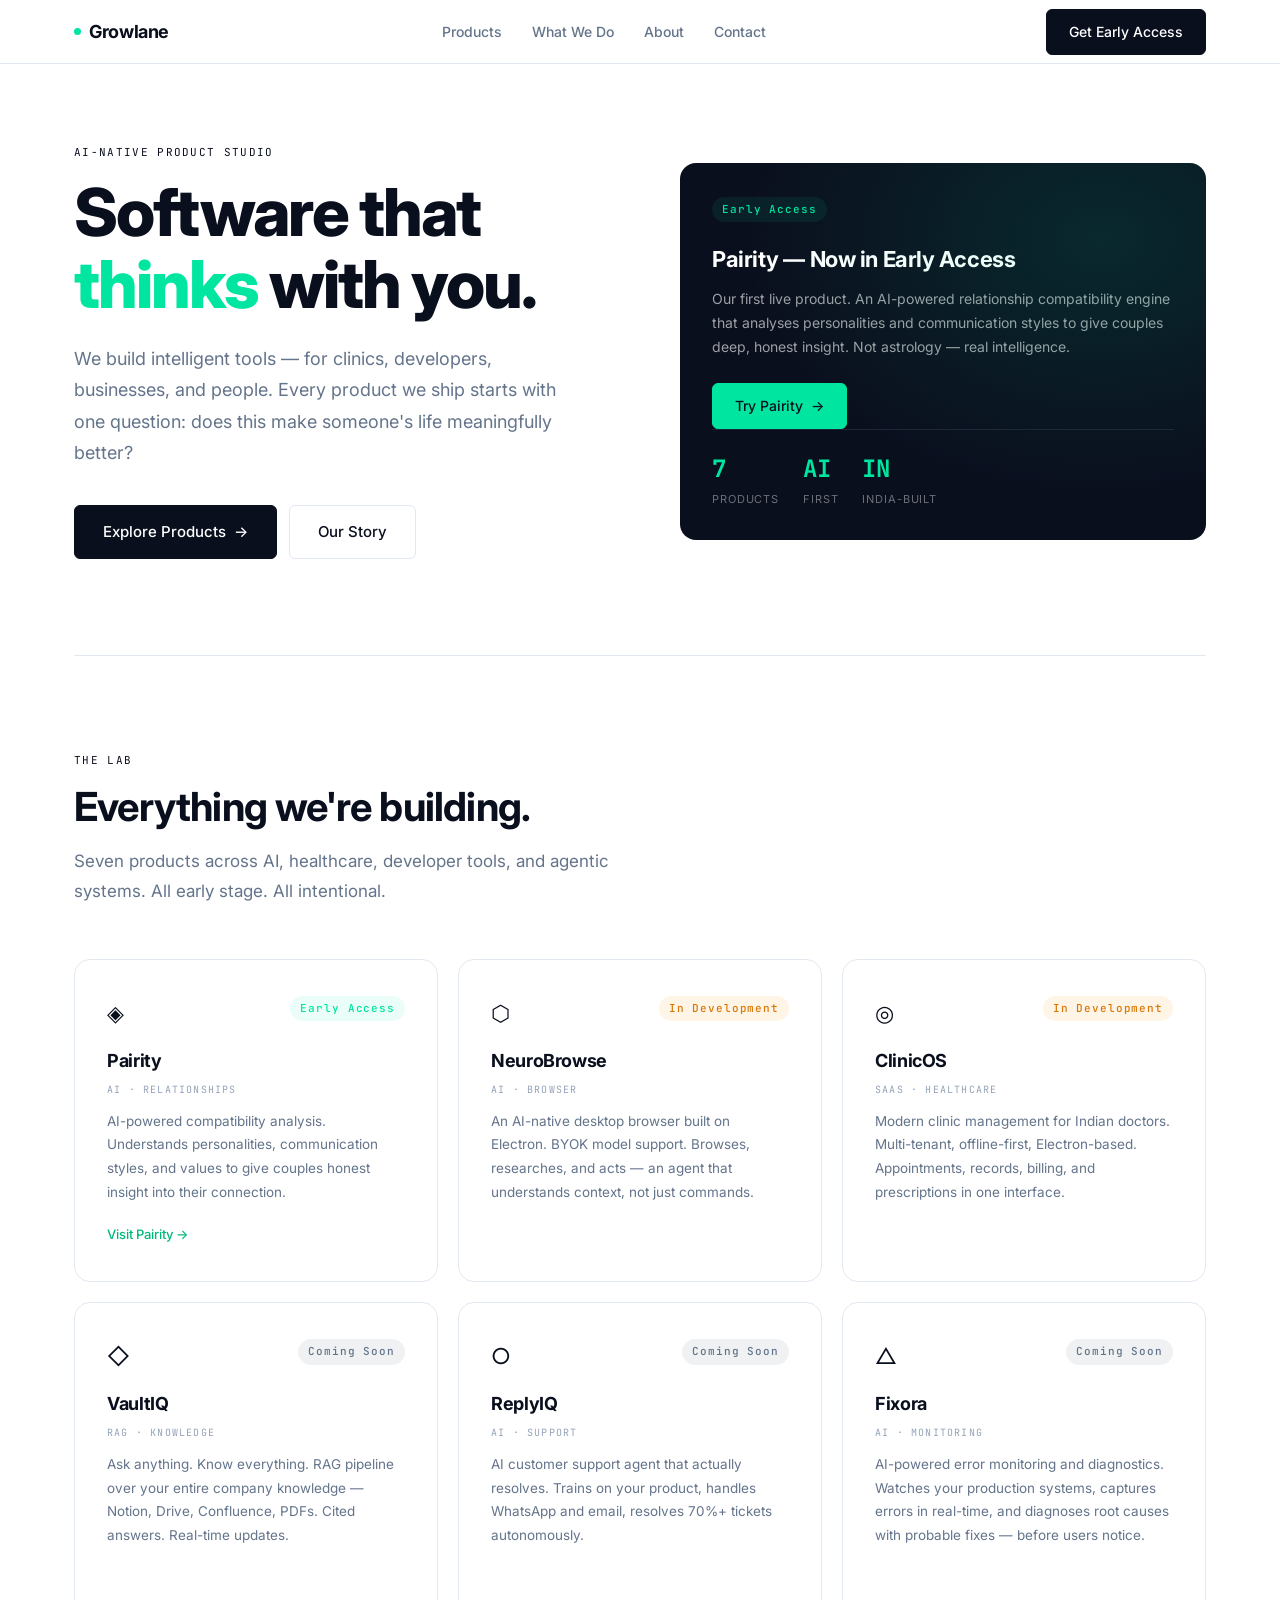
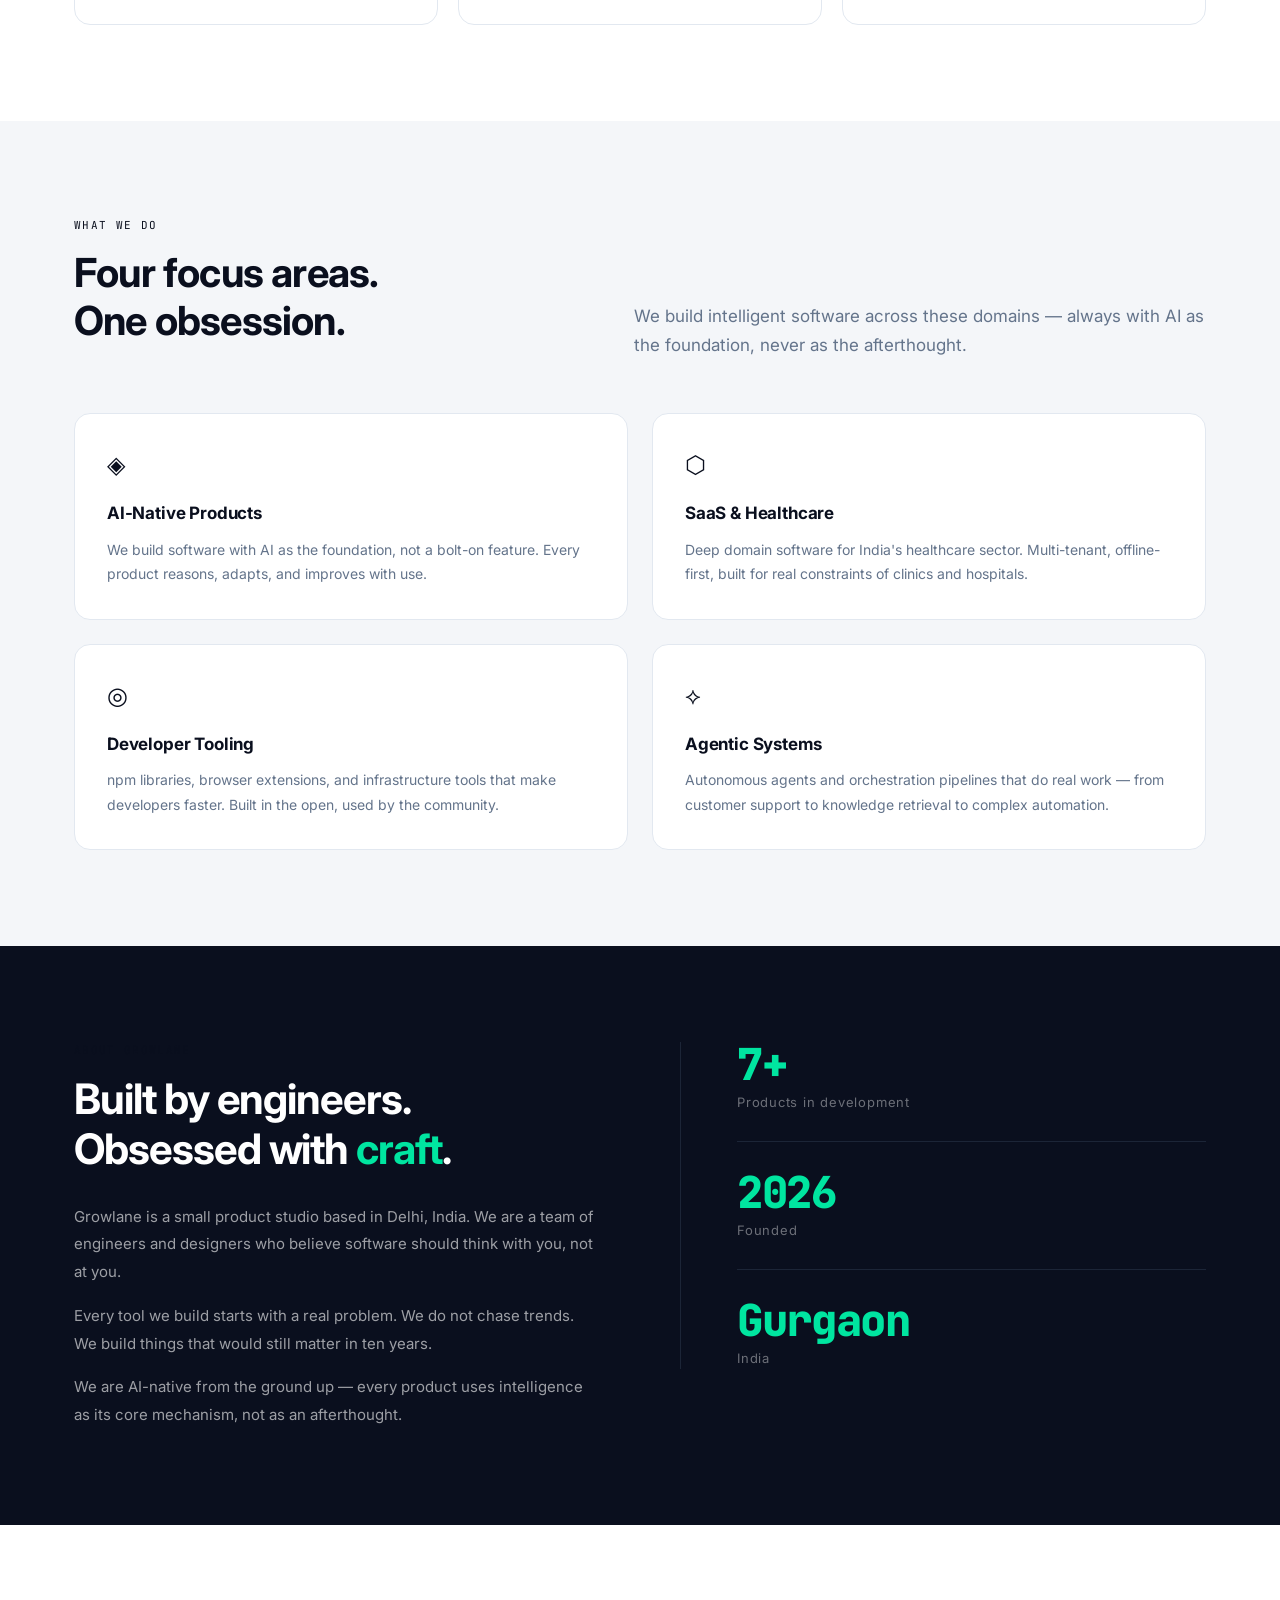
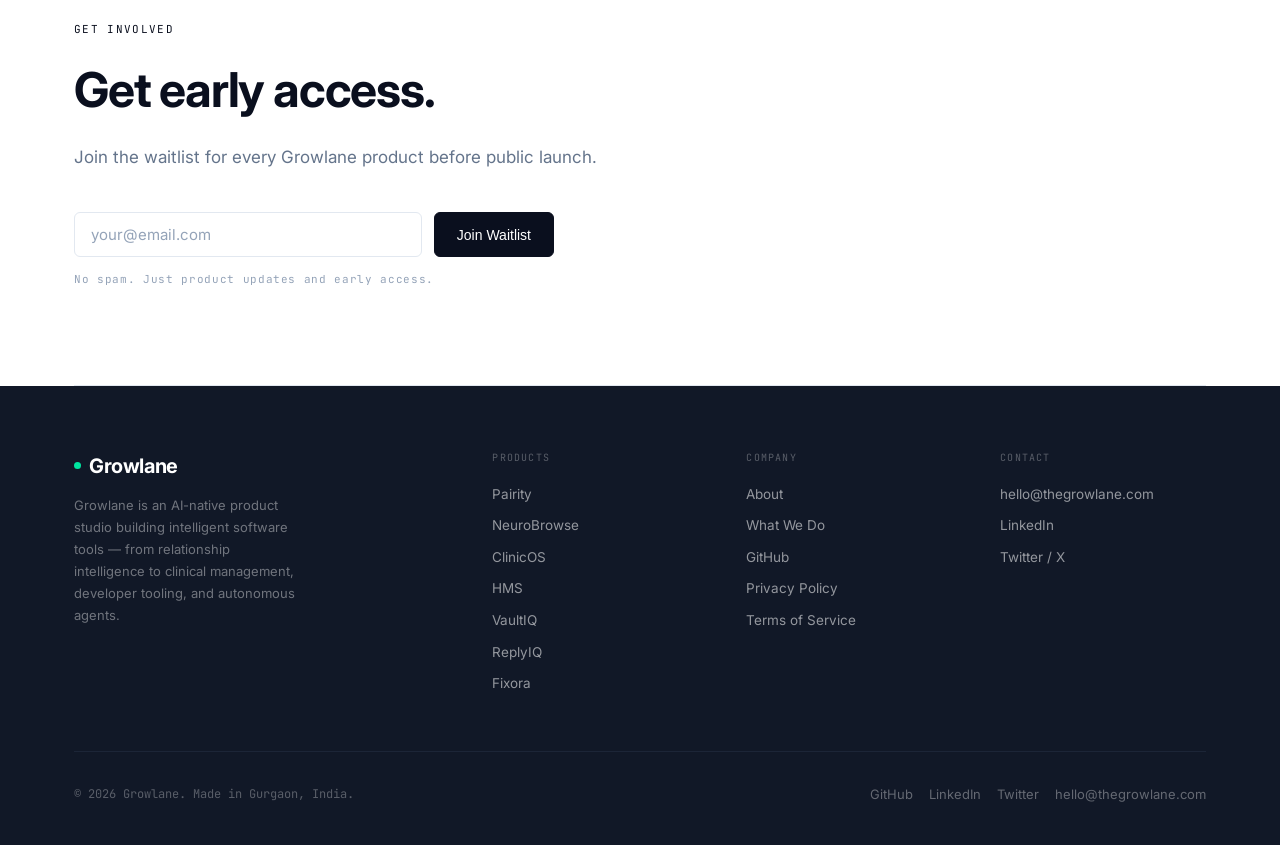
<file: index.html>
<!DOCTYPE html>
<html lang="en">
<head>
  <meta charset="UTF-8">
  <meta name="viewport" content="width=device-width, initial-scale=1.0">
  <meta name="description" content="Growlane — AI-native product studio building intelligent software tools for real people.">
  <meta property="og:title" content="Growlane — AI Products Built for Real People">
  <meta property="og:description" content="An AI-native product studio building intelligent software — from relationship intelligence to clinical management, developer tooling, and autonomous agents.">
  <meta property="og:type" content="website">
  <meta name="twitter:card" content="summary_large_image">
  <title>Growlane — AI Products Built for Real People</title>

  <!-- Fonts -->
  <link rel="preconnect" href="https://fonts.googleapis.com">
  <link rel="preconnect" href="https://fonts.gstatic.com" crossorigin>
  <link href="https://fonts.googleapis.com/css2?family=Inter:wght@400;500;600;700;800&family=JetBrains+Mono:wght@400;500&display=swap" rel="stylesheet">

  <!-- Styles -->
  <link rel="stylesheet" href="./styles.css">
</head>
<body>

  <!-- NAVBAR — built by JS -->
  <header id="navbar"></header>

  <!-- MOBILE MENU — built by JS -->
  <div id="mobile-menu" class="mobile-menu"></div>

  <!-- HERO — built by JS -->
  <section id="hero"></section>

  <!-- DIVIDER -->
  <div class="container"><div class="divider"></div></div>

  <!-- PRODUCTS — built by JS -->
  <section id="products" class="section"></section>

  <!-- WHAT WE DO — built by JS -->
  <section id="whatwedo" class="section section--gray"></section>

  <!-- ABOUT — built by JS -->
  <section id="about" class="section section--dark"></section>

  <!-- CONTACT — built by JS -->
  <section id="contact" class="section"></section>

  <!-- DIVIDER -->
  <div class="container"><div class="divider"></div></div>

  <!-- FOOTER — built by JS -->
  <footer id="footer"></footer>

  <!-- Script -->
  <script src="./main.js"></script>
</body>
</html>
</file>
<file: styles.css>
/* ═══════════════════════════════════════════
   GROWLANE — styles.css
   Theme: Deep navy + electric green + white
   Clean, editorial, no heavy animations
═══════════════════════════════════════════ */

/* ── TOKENS ── */
:root {
  --navy:       #0A0F1E;
  --navy-2:     #111827;
  --navy-3:     #1C2537;
  --navy-4:     #252F44;
  --green:      #00E5A0;
  --green-dim:  #00B87C;
  --green-bg:   rgba(0,229,160,.08);
  --white:      #FFFFFF;
  --gray-1:     #F4F6F9;
  --gray-2:     #E2E8F0;
  --gray-3:     #94A3B8;
  --gray-4:     #64748B;
  --text:       #0A0F1E;
  --text-dim:   #64748B;
  --border:     #E2E8F0;
  --border-dark:#1C2537;
  --radius-sm:  6px;
  --radius:     10px;
  --radius-lg:  16px;
  --shadow-sm:  0 1px 3px rgba(0,0,0,.08);
  --shadow:     0 4px 16px rgba(0,0,0,.10);
  --shadow-lg:  0 12px 40px rgba(0,0,0,.14);
  --font:       'Inter', -apple-system, BlinkMacSystemFont, sans-serif;
  --mono:       'JetBrains Mono', 'Fira Code', monospace;
  --max-w:      1180px;
  --nav-h:      64px;
}

/* ── RESET ── */
*, *::before, *::after { box-sizing: border-box; margin: 0; padding: 0; }
html { scroll-behavior: smooth; font-size: 16px; }
body { font-family: var(--font); color: var(--text); background: var(--white); line-height: 1.6; -webkit-font-smoothing: antialiased; }
img { max-width: 100%; display: block; }
a { color: inherit; text-decoration: none; }
::selection { background: var(--green); color: var(--navy); }

/* ── UTILITY ── */
.container { max-width: var(--max-w); margin: 0 auto; padding: 0 24px; }
.section    { padding: 96px 0; }
.section--dark { background: var(--navy); color: var(--white); }
.section--gray { background: var(--gray-1); }
.eyebrow { font-family: var(--mono); font-size: 11px; letter-spacing: .12em; text-transform: uppercase; color: var(--navy); margin-bottom: 14px; display: block; }
.eyebrow--dim { color: var(--gray-3); }
.section-headline { font-size: clamp(26px, 3.5vw, 40px); font-weight: 700; line-height: 1.2; letter-spacing: -.02em; margin-bottom: 16px; }
.section-sub { font-size: 17px; color: var(--text-dim); max-width: 52ch; line-height: 1.75; }
.section-sub--white { color: rgba(255,255,255,.6); }
.divider { height: 1px; background: var(--border); }
.divider--dark { background: var(--border-dark); }
.tag { display: inline-flex; align-items: center; gap: 6px; font-family: var(--mono); font-size: 11px; letter-spacing: .08em; padding: 4px 10px; border-radius: 20px; font-weight: 500; }
.tag--green { background: var(--green-bg); color: var(--green); }
.tag--amber { background: rgba(245,158,11,.1); color: #D97706; }
.tag--gray  { background: rgba(100,116,139,.1); color: var(--gray-4); }

/* ── BUTTONS ── */
.btn { display: inline-flex; align-items: center; gap: 8px; padding: 11px 22px; border-radius: var(--radius-sm); font-size: 14px; font-weight: 500; cursor: pointer; border: 1.5px solid transparent; transition: all .18s; text-decoration: none; white-space: nowrap; }
.btn--primary { background: var(--navy); color: var(--white); border-color: var(--navy); }
.btn--primary:hover { background: var(--navy-2); border-color: var(--navy-2); }
.btn--green { background: var(--green); color: var(--navy); border-color: var(--green); }
.btn--green:hover { background: var(--green-dim); border-color: var(--green-dim); }
.btn--outline { background: transparent; color: var(--text); border-color: var(--border); }
.btn--outline:hover { border-color: var(--gray-3); background: var(--gray-1); }
.btn--outline-white { background: transparent; color: var(--white); border-color: rgba(255,255,255,.25); }
.btn--outline-white:hover { border-color: rgba(255,255,255,.6); background: rgba(255,255,255,.06); }
.btn--lg { padding: 14px 28px; font-size: 15px; }
.btn svg,.btn span.arrow { transition: transform .18s; }
.btn:hover span.arrow { transform: translateX(3px); }

/* ── NAVBAR ── */
#navbar {
  position: fixed; top: 0; left: 0; right: 0; height: var(--nav-h);
  background: rgba(255,255,255,.9); backdrop-filter: blur(12px);
  border-bottom: 1px solid var(--border);
  z-index: 100; transition: box-shadow .2s;
}
#navbar.scrolled { box-shadow: var(--shadow-sm); }
.nav-inner { height: var(--nav-h); display: flex; align-items: center; justify-content: space-between; gap: 32px; }
.nav-logo { font-size: 18px; font-weight: 700; letter-spacing: -.02em; color: var(--navy); display: flex; align-items: center; gap: 8px; }
.nav-logo-dot { width: 7px; height: 7px; border-radius: 50%; background: var(--green); display: inline-block; }
.nav-links { display: flex; align-items: center; gap: 2px; }
.nav-link { font-size: 14px; font-weight: 500; color: var(--text-dim); padding: 6px 14px; border-radius: var(--radius-sm); transition: color .15s, background .15s; }
.nav-link:hover { color: var(--text); background: var(--gray-1); }
.nav-cta { margin-left: 8px; }
.nav-hamburger { display: none; flex-direction: column; gap: 5px; cursor: pointer; padding: 4px; }
.nav-hamburger span { display: block; width: 22px; height: 1.5px; background: var(--navy); border-radius: 2px; transition: all .2s; }
.mobile-menu { display: none; position: fixed; top: var(--nav-h); left: 0; right: 0; background: white; border-bottom: 1px solid var(--border); padding: 16px 24px 24px; z-index: 99; flex-direction: column; gap: 4px; }
.mobile-menu.open { display: flex; }
.mobile-menu a { font-size: 16px; font-weight: 500; color: var(--text); padding: 10px 0; border-bottom: 1px solid var(--gray-2); }
.mobile-menu a:last-child { border-bottom: none; }

/* ── HERO ── */
#hero {
  padding-top: calc(var(--nav-h) + 80px);
  padding-bottom: 96px;
  background: var(--white);
}
.hero-inner { display: grid; grid-template-columns: 1fr 1fr; gap: 80px; align-items: center; }
.hero-content {}
.hero-headline { font-size: clamp(36px, 5.5vw, 66px); font-weight: 800; line-height: 1.1; letter-spacing: -.03em; margin-bottom: 22px; }
.hero-headline em { font-style: normal; color: var(--green); }
.hero-sub { font-size: 18px; color: var(--text-dim); line-height: 1.75; max-width: 46ch; margin-bottom: 36px; }
.hero-actions { display: flex; gap: 12px; flex-wrap: wrap; }
.hero-visual { position: relative; }
.hero-card {
  background: var(--navy);
  border-radius: var(--radius-lg);
  padding: 32px;
  color: var(--white);
  position: relative;
  overflow: hidden;
}
.hero-card::before {
  content: '';
  position: absolute; inset: 0;
  background: radial-gradient(ellipse at 80% 20%, rgba(0,229,160,.12) 0%, transparent 60%);
  pointer-events: none;
}
.hero-card-tag { margin-bottom: 20px; }
.hero-card-title { font-size: 22px; font-weight: 700; margin-bottom: 10px; letter-spacing: -.02em; }
.hero-card-desc { font-size: 14px; color: rgba(255,255,255,.6); line-height: 1.7; margin-bottom: 24px; }
.hero-card-stat { display: flex; gap: 24px; padding-top: 20px; border-top: 1px solid var(--border-dark); }
.hero-stat-item { display: flex; flex-direction: column; gap: 2px; }
.hero-stat-val { font-size: 24px; font-weight: 700; color: var(--green); font-family: var(--mono); }
.hero-stat-label { font-size: 11px; color: rgba(255,255,255,.4); letter-spacing: .08em; text-transform: uppercase; }

/* ── FEATURED ── */
#featured { padding: 0; }
.featured-inner {
  background: var(--navy);
  border-radius: var(--radius-lg);
  padding: 48px 56px;
  display: grid; grid-template-columns: 1fr auto;
  gap: 48px; align-items: center;
  position: relative; overflow: hidden;
  margin: 0 24px;
}
.featured-inner::before {
  content: '';
  position: absolute; top: -60px; right: -60px;
  width: 260px; height: 260px; border-radius: 50%;
  background: radial-gradient(circle, rgba(0,229,160,.15) 0%, transparent 70%);
  pointer-events: none;
}
.featured-eyebrow { color: var(--green); margin-bottom: 12px; }
.featured-title { font-size: clamp(22px, 3vw, 34px); font-weight: 700; color: var(--white); letter-spacing: -.02em; margin-bottom: 12px; }
.featured-desc { font-size: 15px; color: rgba(255,255,255,.6); line-height: 1.75; max-width: 52ch; }
.featured-cta { flex-shrink: 0; }

/* ── PRODUCTS ── */
#products { padding: 96px 0; }
.products-header { margin-bottom: 52px; }
.products-grid { display: grid; grid-template-columns: repeat(3, 1fr); gap: 20px; background: transparent; border: none; border-radius: 0; overflow: visible; }
.product-card { background: var(--white); border: 1.5px solid var(--border); border-radius: var(--radius-lg); padding: 36px 32px; transition: background .18s, border-color .18s, box-shadow .18s; display: flex; flex-direction: column; position: relative; }
.product-card:hover { border-color: var(--green); box-shadow: 0 4px 24px rgba(0,229,160,.08);cursor: pointer; }
.product-card-top { display: flex; align-items: flex-start; justify-content: space-between; margin-bottom: 16px; }
.product-icon { font-size: 22px; color: var(--navy); }
.product-name { font-size: 18px; font-weight: 700; color: var(--text); letter-spacing: -.02em; margin-bottom: 6px; }
.product-cat { font-family: var(--mono); font-size: 10px; letter-spacing: .12em; color: var(--gray-3); text-transform: uppercase; margin-bottom: 12px; }
.product-desc { font-size: 13.5px; line-height: 1.75; color: var(--text-dim); flex: 1; }
.product-footer { margin-top: 20px; display: flex; align-items: center; justify-content: space-between; }
.product-link { font-size: 13px; font-weight: 500; color: var(--navy); display: flex; align-items: center; gap: 4px; opacity: 0; transition: opacity .18s; }
.product-card:hover .product-link { opacity: 1; }
.product-link--live { opacity: 1; color: var(--green-dim); }

/* ── WHAT WE DO ── */
#whatwedo { background: var(--gray-1); padding: 96px 0; }
.pillars-header { display: flex; justify-content: space-between; align-items: flex-end; margin-bottom: 52px; gap: 32px; }
.pillars-grid { display: grid; grid-template-columns: repeat(2, 1fr); gap: 24px; }
.pillar-card {
  background: var(--white);
  border: 1px solid var(--border);
  border-radius: var(--radius-lg);
  padding: 32px;
  transition: border-color .18s, box-shadow .18s;
}
.pillar-card:hover { border-color: var(--green); box-shadow: 0 0 0 4px rgba(0,229,160,.06); }
.pillar-card-icon { font-size: 24px; margin-bottom: 16px; color: var(--navy); }
.pillar-card-title { font-size: 17px; font-weight: 700; margin-bottom: 10px; letter-spacing: -.01em; }
.pillar-card-desc { font-size: 14px; line-height: 1.75; color: var(--text-dim); }

/* ── ABOUT ── */
#about { background: var(--navy); color: var(--white); padding: 96px 0; }
.about-inner { display: grid; grid-template-columns: 1fr 1fr; gap: 80px; align-items: start; }
.about-headline { font-size: clamp(26px, 3.5vw, 42px); font-weight: 700; letter-spacing: -.025em; line-height: 1.2; margin-bottom: 28px; }
.about-headline em { font-style: normal; color: var(--green); }
.about-text p { font-size: 15px; line-height: 1.85; color: rgba(255,255,255,.6); margin-bottom: 16px; }
.about-text p:last-child { margin-bottom: 0; }
.about-stats { display: flex; flex-direction: column; justify-content: center; gap: 0; border-left: 1px solid var(--border-dark); padding-left: 56px; }
.about-stat { padding: 28px 0; border-bottom: 1px solid var(--border-dark); }
.about-stat:first-child { padding-top: 0; }
.about-stat:last-child { border-bottom: none; padding-bottom: 0; }
.about-stat-val { font-size: 44px; font-weight: 800; color: var(--green); font-family: var(--mono); letter-spacing: -.03em; line-height: 1; margin-bottom: 6px; }
.about-stat-label { font-size: 13px; color: rgba(255,255,255,.4); letter-spacing: .06em; }

/* ── CONTACT ── */
#contact { padding: 96px 0; }
.contact-inner { max-width: 600px; }
.contact-headline { font-size: clamp(28px, 4vw, 48px); font-weight: 700; letter-spacing: -.025em; margin-bottom: 14px; }
.contact-sub { font-size: 17px; color: var(--text-dim); line-height: 1.7; margin-bottom: 40px; }
.contact-form { display: flex; gap: 12px; max-width: 480px; }
.contact-input {
  flex: 1; padding: 12px 16px;
  border: 1.5px solid var(--border); border-radius: var(--radius-sm);
  font-size: 15px; font-family: var(--font); color: var(--text);
  outline: none; transition: border-color .18s;
  background: var(--white);
}
.contact-input:focus { border-color: var(--navy); }
.contact-input::placeholder { color: var(--gray-3); }
.contact-hint { font-family: var(--mono); font-size: 11px; color: var(--gray-3); letter-spacing: .06em; margin-top: 14px; }
.contact-confirm { font-size: 14px; font-weight: 500; color: var(--green-dim); margin-top: 14px; display: none; }

/* ── FOOTER ── */
#footer { background: var(--navy-2); color: var(--white); padding: 64px 0 40px; }
.footer-top { display: grid; grid-template-columns: 1.8fr repeat(3, 1fr); gap: 48px; margin-bottom: 56px; }
.footer-brand-name { font-size: 20px; font-weight: 700; letter-spacing: -.02em; margin-bottom: 12px; display: flex; align-items: center; gap: 8px; }
.footer-brand-desc { font-size: 13px; color: rgba(255,255,255,.4); line-height: 1.7; max-width: 28ch; }
.footer-col-heading { font-family: var(--mono); font-size: 10px; letter-spacing: .12em; text-transform: uppercase; color: rgba(255,255,255,.3); margin-bottom: 18px; }
.footer-col-links { display: flex; flex-direction: column; gap: 10px; }
.footer-col-links a { font-size: 13.5px; color: rgba(255,255,255,.55); transition: color .15s; }
.footer-col-links a:hover { color: var(--white); }
.footer-bottom { display: flex; align-items: center; justify-content: space-between; padding-top: 32px; border-top: 1px solid var(--border-dark); }
.footer-copy { font-size: 12px; color: rgba(255,255,255,.3); font-family: var(--mono); }
.footer-socials { display: flex; gap: 16px; }
.footer-social { font-size: 13px; color: rgba(255,255,255,.35); transition: color .15s; }
.footer-social:hover { color: var(--white); }

/* ── SCROLL FADE-IN ── */
.fade-up { opacity: 0; transform: translateY(20px); transition: opacity .5s, transform .5s; }
.fade-up.visible { opacity: 1; transform: translateY(0); }

/* ── RESPONSIVE ── */
@media (max-width: 1024px) {
  .hero-inner { grid-template-columns: 1fr; gap: 48px; }
  .hero-visual { max-width: 560px; }
  .about-inner { grid-template-columns: 1fr; gap: 48px; }
  .about-stats { border-left: none; padding-left: 0; border-top: 1px solid var(--border-dark); padding-top: 40px; flex-direction: row; gap: 0; }
  .about-stat { padding: 0 28px; border-bottom: none; border-right: 1px solid var(--border-dark); }
  .about-stat:last-child { border-right: none; }
  .footer-top { grid-template-columns: 1fr 1fr; gap: 36px; }
}
@media (max-width: 768px) {
  .section { padding: 64px 0; }
  .nav-links, .nav-cta { display: none; }
  .nav-hamburger { display: flex; }
  .hero-headline { font-size: clamp(32px, 8vw, 48px); }
  .products-grid { grid-template-columns: 1fr; }
  .pillars-grid { grid-template-columns: 1fr; }
  .featured-inner { grid-template-columns: 1fr; padding: 32px 28px; margin: 0 16px; }
  .pillars-header { flex-direction: column; align-items: flex-start; }
  .contact-form { flex-direction: column; }
  .footer-top { grid-template-columns: 1fr 1fr; }
  .footer-bottom { flex-direction: column; gap: 16px; text-align: center; }
  .about-stats { flex-direction: column; }
  .about-stat { padding: 20px 0; border-right: none; border-bottom: 1px solid var(--border-dark); }
}
@media (max-width: 480px) {
  .footer-top { grid-template-columns: 1fr; }
  .hero-actions { flex-direction: column; }
  .hero-actions .btn { width: 100%; justify-content: center; }
}
</file>
